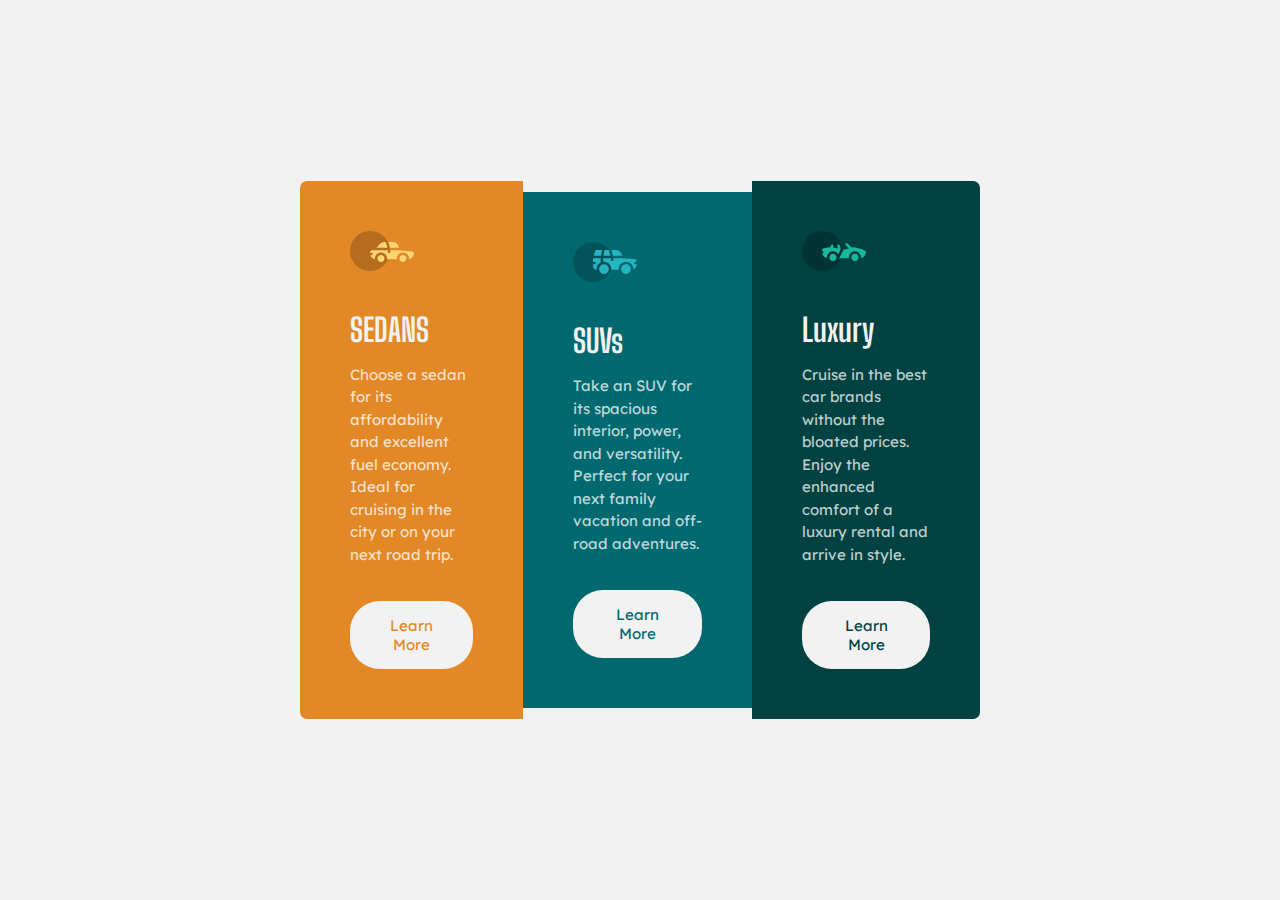
<file: 3-column-preview-card-component-main/index.html>
<!DOCTYPE html>
<html lang="en">
<head>
  <meta charset="UTF-8">
  <meta name="viewport" content="width=device-width, initial-scale=1.0"> <!-- displays site properly based on user's device -->

  <link rel="icon" type="image/png" sizes="32x32" href="./images/favicon-32x32.png">
  
  <title>Frontend Mentor | 3-column preview card component</title>

  <!-- Feel free to remove these styles or customise in your own stylesheet 👍 -->
  <style>
    .attribution { font-size: 11px; text-align: center; }
    .attribution a { color: hsl(228, 45%, 44%); }
  </style>
  <link rel="stylesheet" href="index.css"> 
  <link rel="preconnect" href="https://fonts.googleapis.com">
  <link rel="preconnect" href="https://fonts.gstatic.com" crossorigin>
  <link href="https://fonts.googleapis.com/css2?family=Big+Shoulders+Display:wght@700&family=Lexend+Deca&display=swap" rel="stylesheet">
</head>
<body>
  <div class="blocks firstBlock orange">
    <img src="images/icon-sedans.svg">
    <h1 class="bigShouldersFont">SEDANS</h2>
    <p class="lexendFont">Choose a sedan for its affordability and excellent fuel economy. Ideal for cruising in the city or on your next road trip.</p>
    <button class="txtOrange lexendFont">Learn More</button>
  </div>
  <div class="blocks cyan">
    <img src="images/icon-suvs.svg">
    <h1 class="bigShouldersFont">SUVs</h1>
    <p class="lexendFont">Take an SUV for its spacious interior, power, and versatility. Perfect for your next family vacation and off-road adventures.</p>
    <button class="txtCyan lexendFont">Learn More</button>
  </div> 
  <div class="blocks lastBlock darkCyan">
    <img src="images/icon-luxury.svg">
    <h1 class="bigShouldersFont">Luxury</h1>
    <p class="lexendFont">  Cruise in the best car brands without the bloated prices. Enjoy the enhanced comfort of a luxury rental and arrive in style.</p>
    <button class="txtDarkCyan lexendFont">Learn More</button>
  </div>
 

  <!-- attribution -->
  <div class="attribution">
    Challenge by <a href="https://www.frontendmentor.io?ref=challenge" target="_blank">Frontend Mentor</a>. 
    Coded by <a href="#">Your Name Here</a>.
  </div>
</body>
</html>
</file>
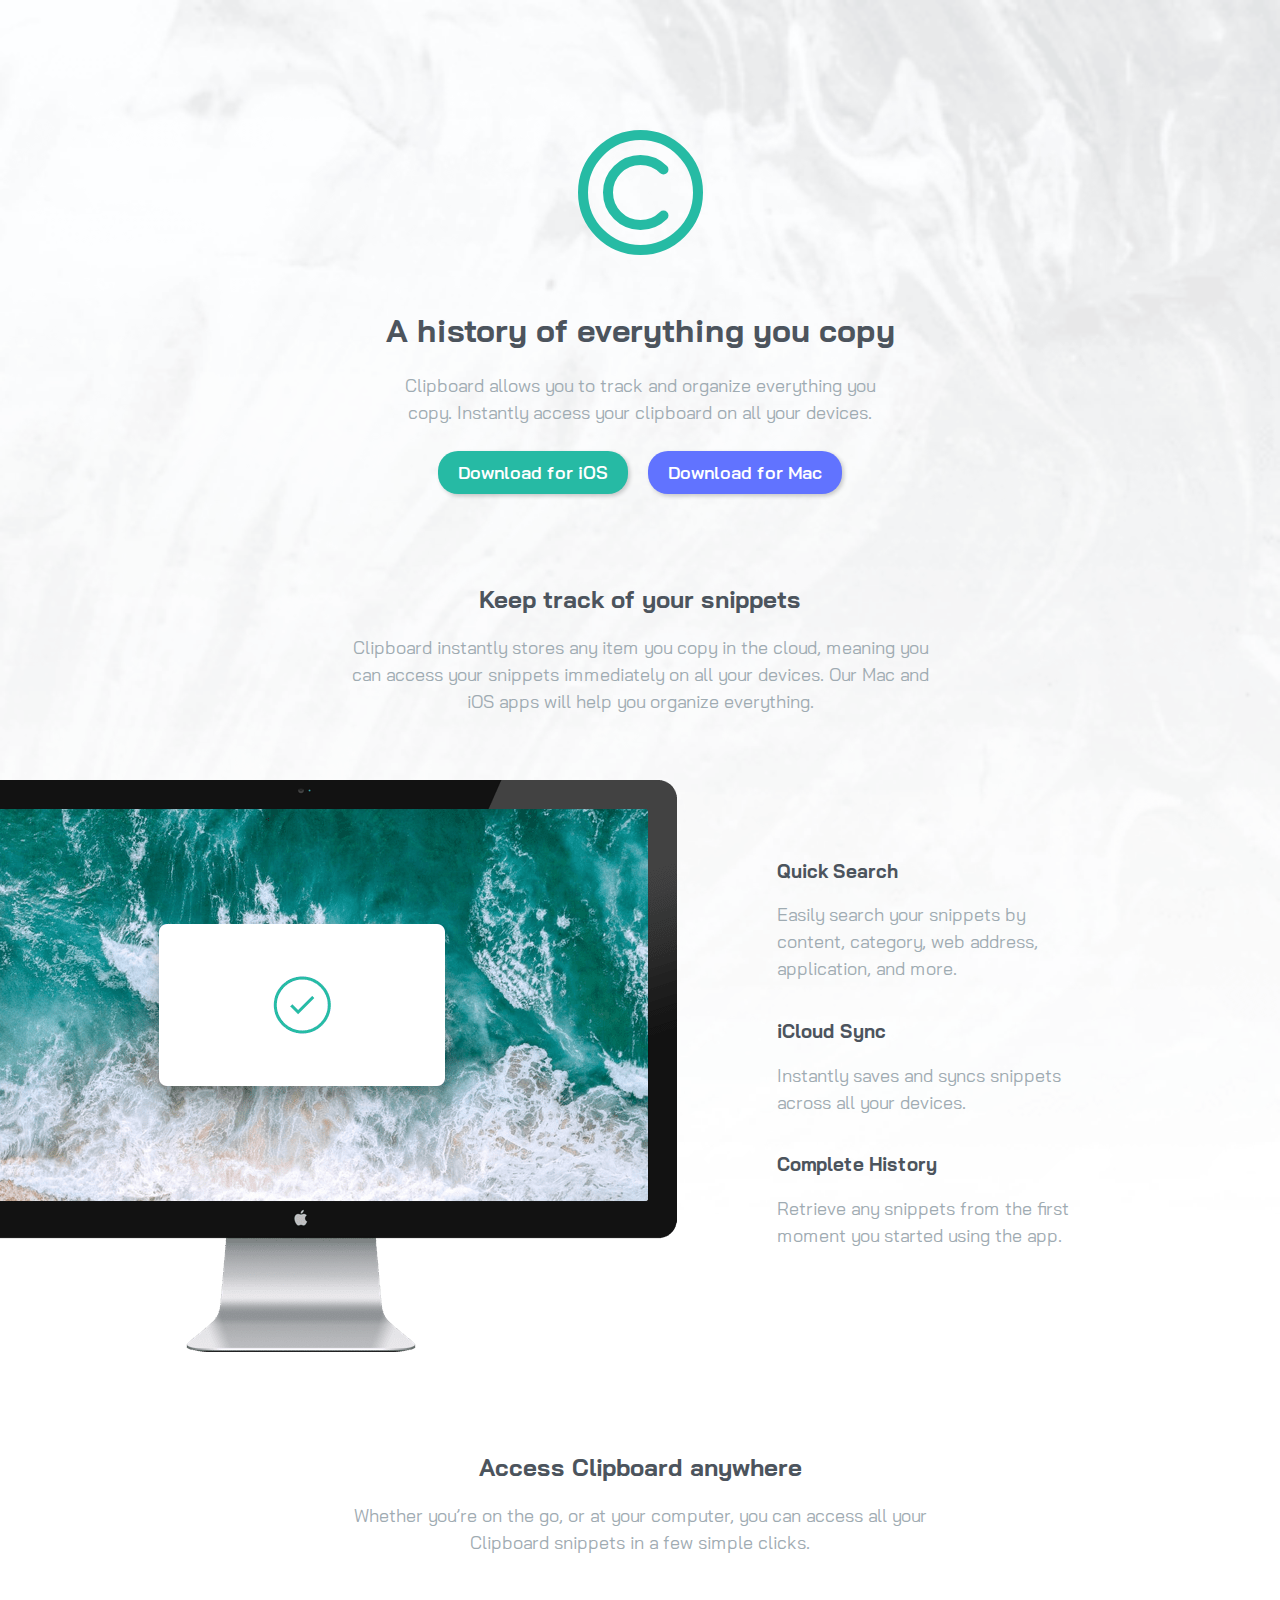
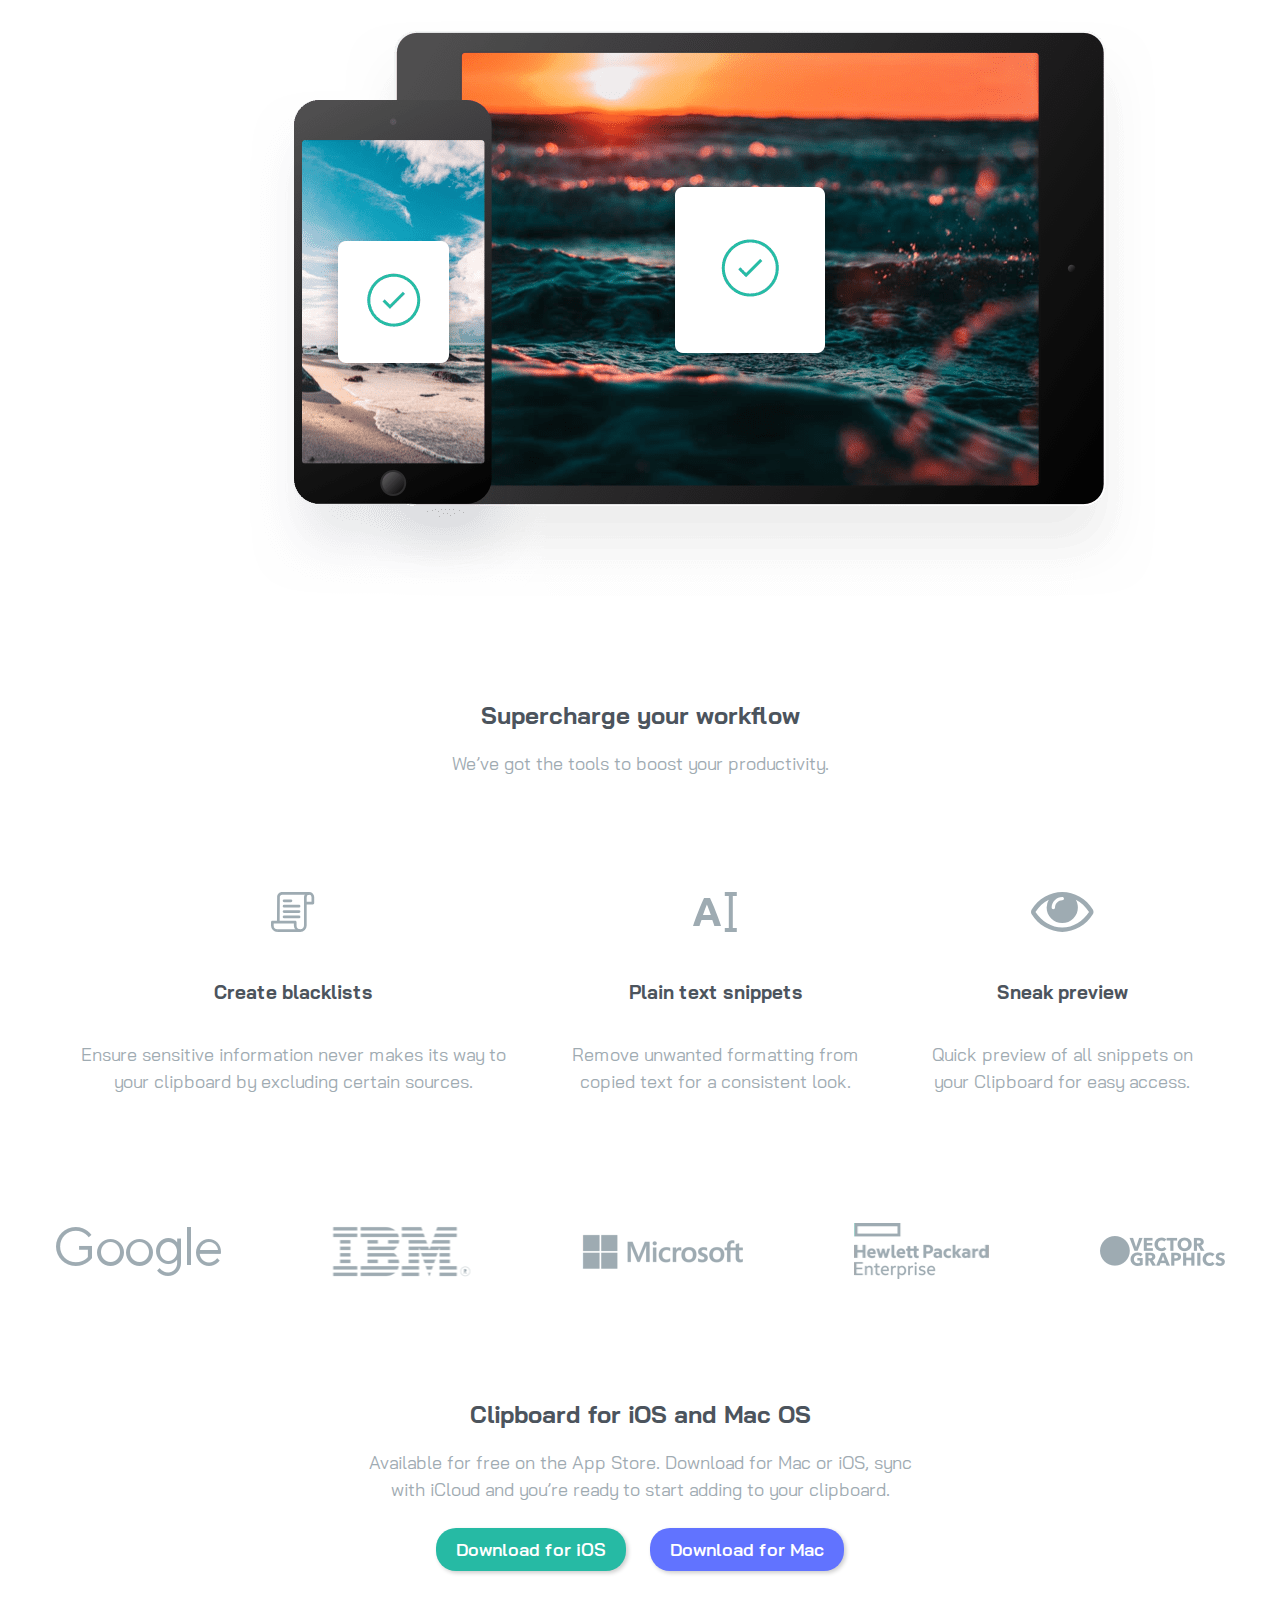
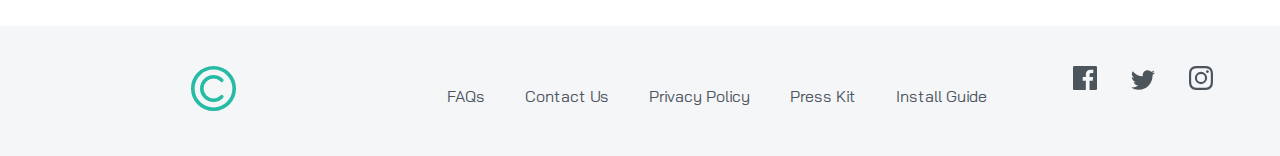
<file: clipboard-landing-page-master/index.html>
<!DOCTYPE html>
<html lang="en">
<head>
  <meta charset="UTF-8">
  <meta name="viewport" content="width=device-width, initial-scale=1.0"> <!-- displays site properly based on user's device -->

  <link rel="icon" type="image/png" sizes="32x32" href="./images/favicon-32x32.png">
  
  <title>Frontend Mentor | Clipboard landing page</title>

  <link rel="stylesheet" href="style.css">
  <link rel="preconnect" href="https://fonts.googleapis.com">
  <link rel="preconnect" href="https://fonts.gstatic.com" crossorigin>
  <link href="https://fonts.googleapis.com/css2?family=Bai+Jamjuree:wght@400;600&display=swap" rel="stylesheet">
</head>
<body class="typeView">
  <header>
    <div class="logo">
      <img src="images/logo.svg"/>
    </div>
    <div>
      <h1>A history of everything you copy</h1>
      <p class="grayBlue mainParagraphs">Clipboard allows you to track and organize everything you 
        copy. Instantly access your clipboard on all your devices.</p>
    </div>
    <div class="center">
      <button class="greenButton shadow">Download for iOS</button>
      <button class="blueButton shadow">Download for Mac</button>
    </div>
  </header>
  <main>
    <div>
      <h2>Keep track of your snippets</h2>
      <p class="mainParagraphs">Clipboard instantly stores any item you copy in the cloud, 
        meaning you can access your snippets immediately on all your 
        devices. Our Mac and iOS apps will help you organize everything.
      </p>
    </div>
    <div>
      <div class="rowSection">
        <img class="mainImages computerImg" src="images/image-computer.png"/>
        <div class="columnSection">
          <div class="snippets">
            <h3>Quick Search</h3>
            <p>Easily search your snippets by content, category, web address, application, and more.</p>
          </div>
          <div class="snippets">
            <h3>iCloud Sync</h3>
            <p>Instantly saves and syncs snippets across all your devices.</p>
          </div>
          <div class="snippets">
            <h3>Complete History</h3>
            <p>Retrieve any snippets from the first moment you started using the app.</p>
          </div>
        </div>
      </div>
    </div>
    <div>
      <div>
        <h2>Access Clipboard anywhere</h2>
        <p class="mainParagraphs">Whether you’re on the go, or at your computer, you can access all your Clipboard snippets in a few simple clicks.</p>
      </div>
    </div>
    <div>
      <img class="mainImages mainImg-desktop desktop-tablet" src="images/image-devices.png">
    </div>
    <div>
      <h2>Supercharge your workflow</h2>
      <p class="marginBottom">We’ve got the tools to boost your productivity.</p>
    </div>
    <div class="spaceBetween rowSection iconSpacing">
      <div class="snippet-col">
        <img class="iconImg" src="images/icon-blacklist.svg"/>
        <h3>Create blacklists</h3>
        <p>Ensure sensitive information never makes its way to your clipboard by excluding certain sources.</p>
      </div>
      <div class="snippet-col">
        <img class="iconImg" src="images/icon-text.svg"/>
        <h3>Plain text snippets</h3>
        <p>Remove unwanted formatting from copied text for a consistent look.</p>
      </div>
      <div class="snippet-col">
        <img class="iconImg" src="images/icon-preview.svg"/>
        <h3>Sneak preview</h3>
        <p>Quick preview of all snippets on your Clipboard for easy access.</p>
      </div>
    </div>
    <div class="center connections">
      <img class="spaceBetween" src="images/logo-google.png"/>
      <img class="spaceBetween" src="images/logo-ibm.png"/>
      <img class="spaceBetween" src="images/logo-microsoft.png"/>
      <img class="spaceBetween" src="images/logo-hp.png"/>
      <img class="spaceBetween" src="images/logo-vector-graphics.png"/>
    </div>
    <div>
      <h2>Clipboard for iOS and Mac OS</h2>

      <p class="mainParagraphs">Available for free on the App Store. Download for Mac or iOS, sync with iCloud and you’re ready to start adding to your clipboard. </p>
    </div>
    <div class="marginBottom">
      <button class="greenButton shadow">Download for iOS</button>
      <button class="blueButton shadow">Download for Mac</button>
    </div>
  </main>
  <footer>
    <p class="attribution">
      Challenge by <a href="https://www.frontendmentor.io?ref=challenge" target="_blank">Frontend Mentor</a>. 
      Coded by <a href="#">Your Name Here</a>.
    </p>

    <div class="center spaceBetween footerWrap">
      <div class="leftFooter">
        <img class="smallLogo" src="images/logo.svg"/>
      </div>
      <div class="middleFooter">
        <div class="list">
          <a href="#">FAQs</a>
          <a href="#">Contact Us</a>
          <a href="#">Privacy Policy</a>
          <a href="#">Press Kit</a>
          <a href="#">Install Guide</a>
        </div>
      <div>
    </div>
    <div class="marginBottomFooter rightFooter">
      <img class="spaceSide" src="images/icon-facebook.svg"/>
      <img class="spaceSide" src="images/icon-twitter.svg"/>
      <img class="spaceSide" src="images/icon-instagram.svg"/>
    </div>
   </footer>
</body>
</html>
</file>
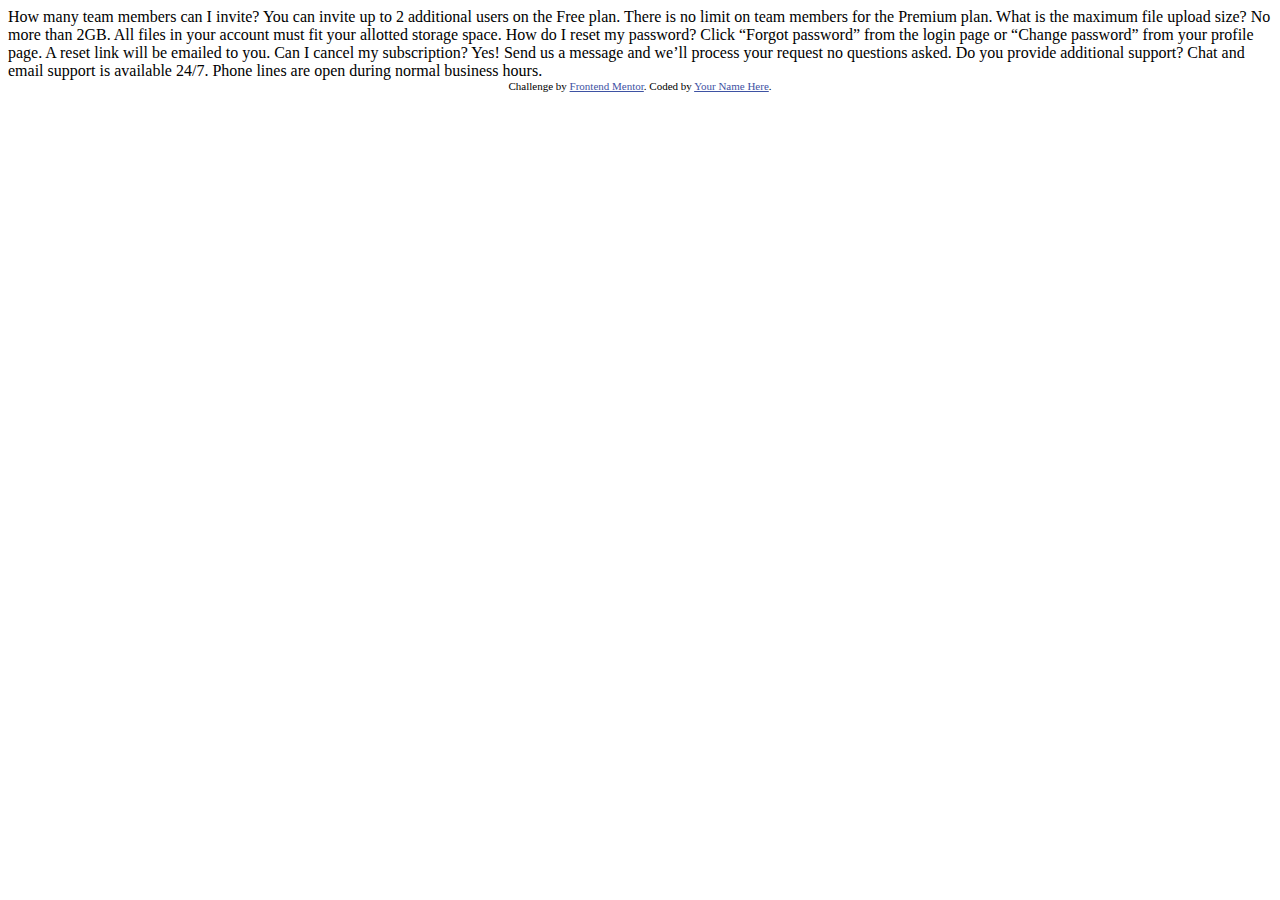
<file: faq-accordion-card-main/index.html>
<!DOCTYPE html>
<html lang="en">
<head>
  <meta charset="UTF-8">
  <meta name="viewport" content="width=device-width, initial-scale=1.0"> <!-- displays site properly based on user's device -->

  <link rel="icon" type="image/png" sizes="32x32" href="./images/favicon-32x32.png">
  
  <title>Frontend Mentor | FAQ Accordion Card</title>

  <!-- Feel free to remove these styles or customise in your own stylesheet 👍 -->
  <style>
    .attribution { font-size: 11px; text-align: center; }
    .attribution a { color: hsl(228, 45%, 44%); }
  </style>
</head>
<body>
  How many team members can I invite?
  You can invite up to 2 additional users on the Free plan. There is no limit on 
  team members for the Premium plan.

  What is the maximum file upload size?
  No more than 2GB. All files in your account must fit your allotted storage space.

  How do I reset my password?
  Click “Forgot password” from the login page or “Change password” from your profile page.
  A reset link will be emailed to you.

  Can I cancel my subscription?
  Yes! Send us a message and we’ll process your request no questions asked.

  Do you provide additional support?
  Chat and email support is available 24/7. Phone lines are open during normal business hours.

  <div class="attribution">
    Challenge by <a href="https://www.frontendmentor.io?ref=challenge" target="_blank">Frontend Mentor</a>. 
    Coded by <a href="#">Your Name Here</a>.
  </div>
</body>
</html>
</file>
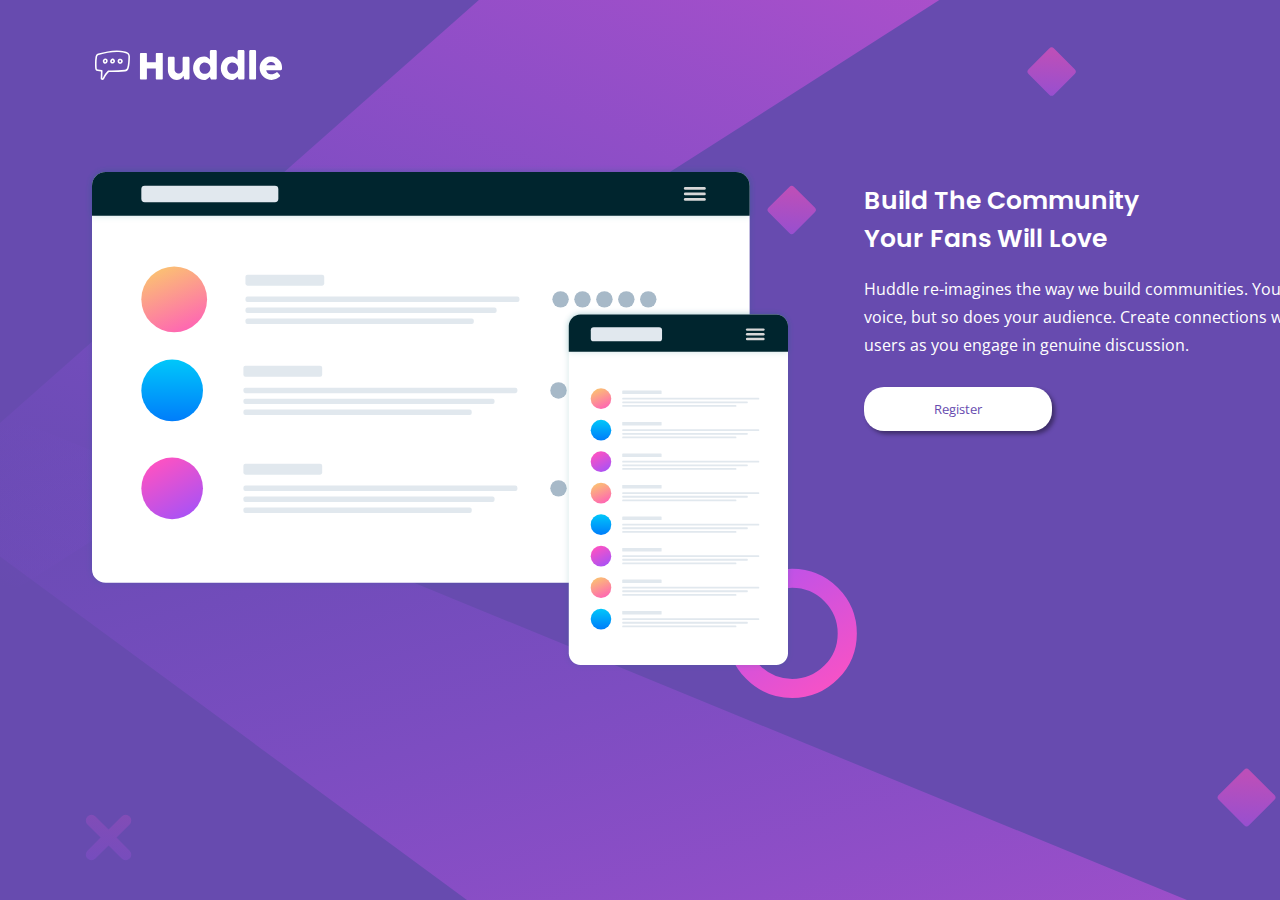
<file: huddle-landing-page-with-single-introductory-section-master/index.html>
<!DOCTYPE html>
<html lang="en">
<head>
  <meta charset="UTF-8">
  <meta name="viewport" content="width=device-width, initial-scale=1.0"> <!-- displays site properly based on user's device -->

  <link rel="icon" type="image/png" sizes="32x32" href="./images/favicon-32x32.png">
  
  <title>Frontend Mentor | Huddle landing page with single introductory section</title>

  <!-- Feel free to remove these styles or customise in your own stylesheet 👍 -->
  <style>
    .attribution { font-size: 11px; text-align: center; }
    .attribution a { color: hsl(228, 45%, 44%); }
  </style>
  <link rel="stylesheet" href="style.css">
  <link rel="preconnect" href="https://fonts.googleapis.com">
  <link rel="preconnect" href="https://fonts.gstatic.com" crossorigin>
  <link href="https://fonts.googleapis.com/css2?family=Open+Sans&family=Poppins:wght@400;600&display=swap" rel="stylesheet">
</head>
<body>
  <header>
    <img class="logo" src="images/logo.svg">
  </header>
  <main>
    <div class="mainBody ">
      <img class="main-image" src="images/illustration-mockups.svg"/>
    </div>
    <div class="mainBody-desktop">
      <div class="mainBody">
        <h1 class="textAlign bodyText">Build The Community Your Fans Will Love</h1>

        <p class="textAlign bodyText">Huddle re-imagines the way we build communities. You have a voice, but so does your audience. 
        Create connections with your users as you engage in genuine discussion.</p>

        <button>Register</button>
        <div class="textAlign icons-row">
          <img class="icons" src="images/facebook.svg">
          <img class="icons" src="images/instagram.svg">
          <img class="icons" src="images/pinterest.svg"> 
        </div>
      </div>
    </div>
  </main>
  <footer>

    <!-- attribution: display none -->
    <p class="attribution">
      Challenge by <a href="https://www.frontendmentor.io?ref=challenge" target="_blank">Frontend Mentor</a>. 
      Coded by <a href="#">Your Name Here</a>.
    </p>
  </footer>
</body>
</html>
</file>
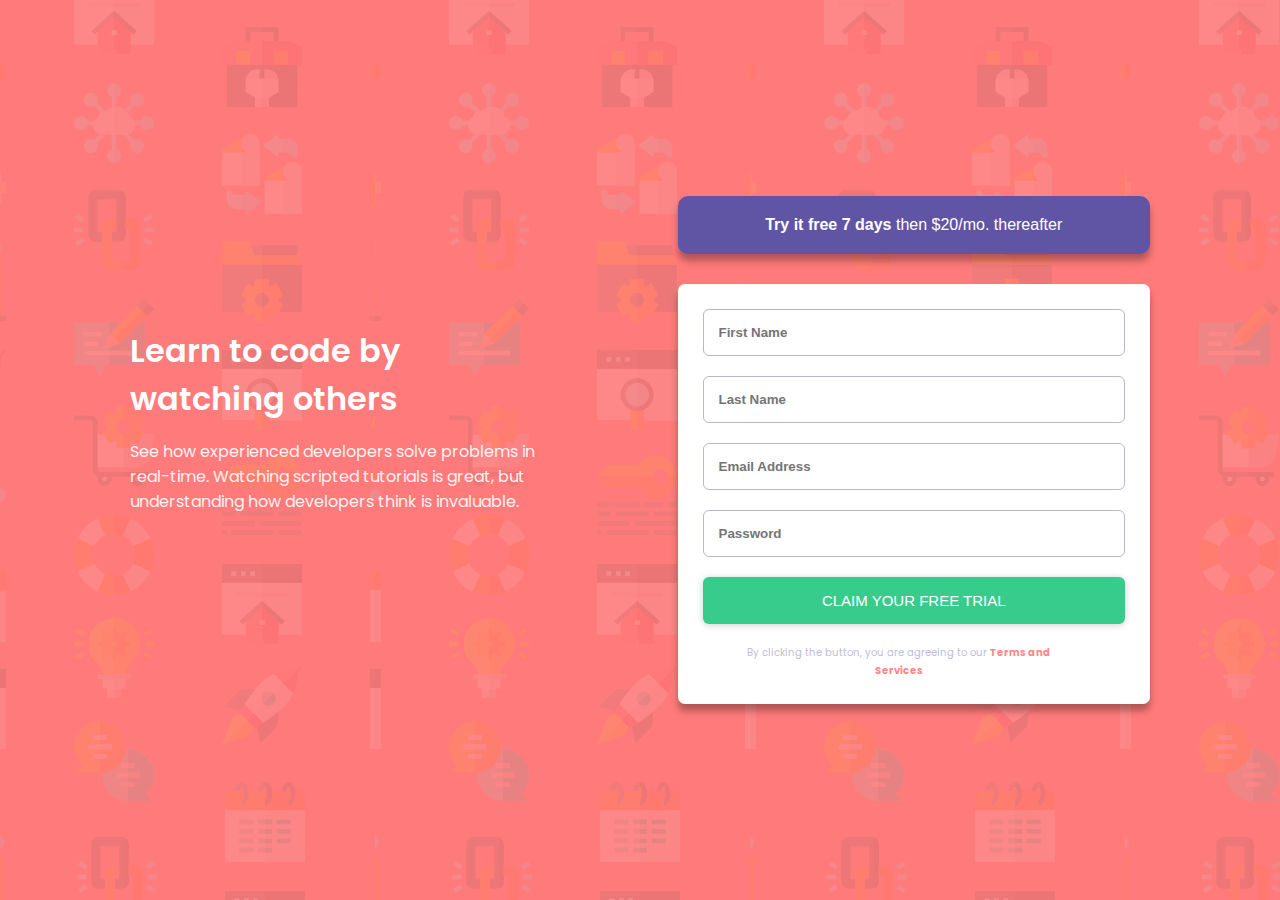
<file: intro-component-with-signup-form-master/index.html>
<!DOCTYPE html>
<html lang="en">
<head>
  <meta charset="UTF-8">
  <meta name="viewport" content="width=device-width, initial-scale=1.0"> <!-- displays site properly based on user's device -->

  <link rel="icon" type="image/png" sizes="32x32" href="./images/favicon-32x32.png">
  
  <title>Frontend Mentor | Intro component with sign up form</title>

  <!-- Feel free to remove these styles or customise in your own stylesheet 👍 -->
  <style>
    .attribution { font-size: 11px; text-align: center; }
    .attribution a { color: hsl(228, 45%, 44%); }
  </style>

  <link rel="stylesheet" href="styles.css">
  <link rel="preconnect" href="https://fonts.googleapis.com">
  <link rel="preconnect" href="https://fonts.gstatic.com" crossorigin>
  <link href="https://fonts.googleapis.com/css2?family=Poppins:wght@400;500;600;700&display=swap" rel="stylesheet">
</head>
<body>
  <main>
    <div class="mainWide">
      <h1>Learn to code by watching others</h1>

      <p>See how experienced developers solve problems in real-time. Watching scripted tutorials is great, 
      but understanding how developers think is invaluable.</p>
    </div>
    <div class="displayWide">
      <button class="shadow"><span>Try it free 7 days</span> then $20/mo. thereafter</button>
      <form class="shadow">
        <input class ="formInput" type="text" placeholder="First Name"> 
        <input class ="formInput" type="text" placeholder="Last Name"> 
        <input class ="formInput" type="email" placeholder="Email Address"> 
        <input class ="formInput" type="password" placeholder="Password"> 
        <input class="formSubmit" type="submit" value="CLAIM YOUR FREE TRIAL">
        <p class="grayblue">By clicking the button, you are agreeing to our <span class="red">Terms and Services</span></p>
      </form>
    </div>
  </main>
  <footer>
    <p class="attribution">
      Challenge by <a href="https://www.frontendmentor.io?ref=challenge" target="_blank">Frontend Mentor</a>. 
      Coded by <a href="#">Your Name Here</a>.
    </p>
  </footer>
</body>
</html>
</file>
<file: 3-column-preview-card-component-main/index.css>
body {
    display: flex; 
    flex-direction: column;
    margin: 0; 
    background-color: hsla(0, 0%, 95%);
}

h1 {
    margin: 0; 
    color: hsla(0, 0%, 95%); 
}

p {
    font-size: 15px; 
    color: hsla(0, 0%, 100%, 0.75); 
    line-height: 1.5; 
}

.blocks {
    display: flex; 
    flex-direction: column;
    align-items: flex-start;
    padding: 50px; 
    margin: 0 30px; 
}

.firstBlock {
    border-top-right-radius: 7px; 
    border-top-left-radius: 7px; 
    margin-top: 100px;
}

.lastBlock {
    border-bottom-right-radius: 7px;
    border-bottom-left-radius: 7px; 
    margin-bottom: 100px; 
}

/* icons & buttons */
img  {
    margin-bottom: 40px; 
}

button {
    background-color: hsla(0, 0%, 95%);
    border: none; 
    border-radius: 30px; 
    font-size: 15px; 
    height: auto; 
    width: auto; 
    padding: 15px 30px; 
    margin-top: 20px; 
}

button:hover {
    background-color: transparent; 
    color:hsla(0, 0%, 100%, 0.75); 
    border: 2px solid white; 
}
/* font family */
.lexendFont {   
    font-family: 'Lexend Deca', sans-serif;
}

.bigShouldersFont {
    font-family: 'Big Shoulders Display', sans-serif;
}

/* colors */
.orange {
    background-color: hsl(31, 77%, 52%); 
}
.cyan {
    background-color: hsl(184, 100%, 22%) ;
}
.darkCyan {
    background-color: hsl(179, 100%, 13%);
}

.txtOrange {
    color: hsl(31, 77%, 52%); 
}

.txtCyan {
    color: hsl(184, 100%, 22%) ;
}

.txtDarkCyan {
    color: hsl(179, 100%, 13%);
}
/* attribution */
.attribution {
    display: none; 
}

/* media queries */

@media screen and (min-width: 376px){
    body {
        height: 100vh; 
        display: flex; 
        flex-direction: row; 
        margin: 0; 
        justify-content: center;
        align-items: center;
    }

    .blocks {
        margin:0; 
        height: auto; 
    }
    
    .firstBlock{
        margin-left: 300px; 
        border-top-right-radius: 0px; 
        border-top-left-radius: 7px; 
        border-bottom-left-radius: 7px;
    }

    .lastBlock {
        margin-right: 300px; 
        border-bottom-right-radius: 7px;
        border-bottom-left-radius: 0px; 
        border-top-right-radius: 7px;
    }
}
</file>
<file: clipboard-landing-page-master/style.css>
body {
    margin: 0; 
    font-family: 'Bai Jamjuree', sans-serif;
    background-image: url('images/bg-header-mobile.png'); 
    background-repeat: no-repeat;
    background-size: 100%; 
    height: 100vh; 
    width: 100vw; 
}

.typeView {
    display: flex; 
    flex-direction: column;
    justify-content: center;
    align-items: center;
    height: 100%; 
    width: 100%; 
}

/* sections */
header {
    display: flex;
    flex-direction:column;
    justify-content: center;
    align-items: center;
    text-align: center;
    padding: 0 25px; 
    color: hsl(210, 10%, 33%);
    margin: 30px;
}
main {
    padding: 0 25px; 
    display: flex;
    flex-direction:column;
    justify-content: center;
    align-items: center;
    text-align: center;
}
footer {
    background-color: rgb(245, 246, 248); 
    padding: 0 25px; 
    display: flex;
    flex-direction:column;
    justify-content: center;
    align-items: center;
    text-align: center;
    width: 100%; 
}

/* tags */
p {
    font-size: 18px; 
    color:hsl(201, 11%, 66%);
    line-height: 1.5;  
    width: auto;
}
h2 {
    color:hsl(210, 10%, 33%);
    padding: 0 30px; 
    margin-top: 100px; 
}

h3 {
    color: hsl(210, 10%, 33%); 

    
}
/* centering & spacing*/
.center{
    display:flex; 
    flex-direction: column;
    justify-content: center;
    align-items: center;
    width: 100%; 
}

.spaceBetween {
    margin: 40px 0; 
}
.marginBottom {
    margin-bottom: 45px; 
}

.marginBottomFooter {
    margin-bottom: 45px; 
}
.spaceSide {
    margin: 0 15px; 
}
/* links buttons images */
a {
    text-decoration: none;
    color: hsl(210, 10%, 33%); 
    padding: 20px 0; 
}

a:hover {
    color: hsl(171, 66%, 44%); 
}

.mainImages {
    max-width: 100%; 
    height: auto; 
    margin: 50px 0; 
}

.iconImg {
    margin: 30px; 
}

.logo {
    padding-top: 100px;
    padding-bottom: 30px; 
}

.smallLogo {
    height: 30px;
    width: 30px; 
    padding-bottom: 20px;
}
button {
    margin: 10px; 
}

.greenButton {
    background-color:hsl(171, 66%, 44%);
    color:white;
    border-radius: 20px; 
    border: none; 
    height: auto; 
    width: 100%; 
    font-family: 'Bai Jamjuree', sans-serif;
    font-size: 18px; 
    font-weight: 600; 
    padding: 10px; 
}

.blueButton {
    background-color:hsl(233, 100%, 69%);
    color:white;
    border-radius: 20px; 
    border: none; 
    height: auto; 
    width: 100%; 
    font-family: 'Bai Jamjuree', sans-serif;
    font-size: 18px; 
    font-weight: 600; 
    padding: 10px; 
}
/* colors & shadows*/

.grayBlue {
    color: hsl(201, 11%, 66%); 
}

.shadow {
    box-shadow: 2px 2px 4px rgba(0, 0, 0, 0.2);
}
/* attribution */

.attribution {
    display: none; 
}


/* media query */

@media screen and (min-width: 376px){
    
    body {
        overflow-x: hidden; 
    }

    main {
        display: flex;
        flex-direction:column;
        justify-content: center;
        align-items: center;
        text-align: center;
        padding: 0; 
    }
    .center {
        display: flex;
        flex-direction: row;    
    }

    .greenButton {
        width: auto; 
        padding: 10px 20px; 
    }
    .blueButton {
        width: auto; 
        padding: 10px 20px; 
    }

    .mainParagraphs {
        margin: 15px 350px; 
    }

    .rowSection {
        display: flex; 
        flex-direction: row;
        width: auto;
    }

    .columnSection {
        display: flex; 
        flex-direction: column;
        text-align: start;
        margin-top: 50px; 
        padding: 60px 200px 60px 100px; ; 
    }

    .mainImg-desktop {
        padding-right:300px; 
        width: 120%;
    }

    h2 {
        margin-top: 50px; 
    }

    .desktop-tablet {
        padding: 0 250px; 
        width: auto;  
    }

    .snippet-col {
        display: flex; 
        flex-direction: column; 
        justify-content: center;
        align-items: center;
        padding: 0 20px; 
    }

    .iconImg {
        height: 40px;
        width: auto;
    }
    
    .iconSpacing {
        margin-left: 50px; 
        margin-right: 50px; 
    }
    .connections {
        display: flex; 
        justify-content: space-around;
        padding: 30px 50px; 
    }

    footer {
        width: 100%; 
    }

    .smallLogo {
        height: 45px; 
        width: auto; 
        padding-bottom: 0; ;
    }
    
    .footerWrap {
        display: flex; 
        flex-direction: row;
        flex-wrap: wrap; 
    }

    .leftFooter {
        flex:1; 
    }
    .middleFooter {
        display: flex;
        justify-content: space-between; 
        flex: 2;
    }

    .rightFooter {
        flex:1; 
        justify-content: flex-end; 
    }

    .marginBottomFooter {
        margin-bottom: 0;
    }

    .list {
        display: flex; 
        flex-direction: column;
        align-items: flex-start;
        flex-wrap: wrap; 
        height: 50px; 
        width: auto;
    }

    a {
        padding: 20px; 
    }

    .computerImg {
       margin-left: -75px;  
    }
}
</file>
<file: huddle-landing-page-with-single-introductory-section-master/style.css>
body {
    margin: 0; 
    background-image: url('images/bg-mobile.svg'); 
    background-size: 100% 50%; 
    background-repeat: no-repeat; 
    background-color: hsl(257, 40%, 49%);
    font-family: 'Open Sans', sans-serif;
    color: white; 
    display: flex; 
    flex-direction: column;
    justify-content: center;
    height: 100vh; 
}

/* Main styles */
main {
    height: 100%; 
}

h1 {
    font-family: 'Poppins', sans-serif;
    font-weight: 600;
    font-size: 25px; 
}

p {
    font-weight: 400; 
    line-height: 1.75;
    font-size: 16px; 
    margin-top: 0;  
}

button {
    color: hsl(257, 40%, 49%); 
    background-color: white;
    font-family: 'Open Sans', sans-serif;
    border-radius: 20px; 
    padding: 13px 70px; 
    border: none; 
    width: auto; 
    height: auto;
    margin: 12px 50px;
    box-shadow: 3px 3px 4px rgba(0, 0, 0, 0.4); 
}

button:hover {
    background-color: hsl(300, 69%, 71%);
    color: white;
}

.icons-row {
    display: flex; 
    flex-direction: row; 
    justify-content: center;
    margin-top: 70px; 
}

/* alignment */
.mainBody {
    display: flex; 
    flex-direction: column; 
    justify-content: center;
    align-content: center;
    margin: 40px 35px; 
}
.textAlign {
    text-align: center;
}
/* images and icons */
.logo {
    height: 30px; 
    padding: 30px 0 20px 35px; 
}

.icons {
    height: 30px; 
    width: 30px; 
    filter:brightness(0) invert(1); 
    padding: 7px; 
}


/* attribution */
.attribution {
    display: none; 
}
/* media queries */
@media screen and (min-width:376px) {
    body {
        background-image: url('images/bg-desktop.svg');
        background-size: cover; 
        background-repeat:no-repeat;
        height: 100vh; 
    }
    header {
        padding-top: 10px; 
        margin-bottom: 50px; 
    }
    .logo {
        height: 50px; 
        margin-left: 50px; 
    }
    main {
        display: flex; 
        flex-direction: row; 
        margin: 0 50px; 
        height: 100%; 
    }

    .mainBody {
        flex: 1; 
        justify-content: flex-start; 
        margin-top: 0; 
    }


    .textAlign {
        text-align: start;
    }

    h1 {
        padding-right: 300px; 
    }

    p {
        padding-right: 100px; 
    }
    button {
        margin-left: 0; 
        margin-right: 400px; 
    }


    .icons-row {
        display: flex; 
        flex-direction: row; 
        justify-content: flex-end;
        margin-top: 200px; 
    }

    .icons {
        display: flex;
        flex-direction: row;
        padding: 5px; 
    }
    
    .mainBody-desktop {
        display: flex; 
        flex-direction: column; 
        flex:1;
    }

}
</file>
<file: intro-component-with-signup-form-master/styles.css>
body {
    margin: 0; 
    height: 100vh; 
    display: flex; 
    background-image: url('images/bg-intro-mobile.png'); 
    background-color: hsl(0, 100%, 74%);
    font-family: 'Poppins', sans-serif;
}

main {
    display: flex; 
    flex-direction: column; 
    align-items: center;
    text-align: center;
    margin: 60px 30px;  
}

p {
    font-size: 16px; 
    color: white; 
    opacity: .9; 
    margin-bottom: 60px; 
}

h1 {
    color: white; 
    font-weight: 600;
    padding: 0 20px;  
}

/* buttons & forms */
form {
    background-color: white;
    border-radius: 7px; 
    padding: 15px; 
    display: flex; 
    flex-direction: column; 
    justify-content: space-between;
    border: none; 
}

form > p {
    font-size: 10px;
    padding: 0 30px; 
    line-height: 1.75; 
    margin-bottom: 10px; 
}

.formInput {
    margin: 10px; 
    height: auto; 
    padding: 15px; 
    font-weight: 600;
    border: 1px solid hsl(246, 25%, 77%); 
    border-radius: 6px;
}

.formSubmit {
    background-color: hsl(154,59%,51%);
    border: none; 
    color: white; 
    padding: 15px; 
    margin: 10px; 
    border-radius: 6px; 
    font-size: 15px; 
    font-weight: 500; 
    box-shadow: 0px 1px 7px rgba(0, 0, 0, 0.2);
}
.red {
    color:hsl(0, 100%, 74%); 
}

.grayblue {
    color: hsl(246, 25%, 77%); 
}
span {
    font-weight: bold; 
}

button {
    background-color: hsl(248,32%,49%);
    width: auto; 
    height: auto; 
    padding: 15px 50px; 
    margin-bottom: 30px; 
    border-radius: 10px; 
    font-size: 16px; 
    color: white; 
    line-height: 1.75; 
    font-weight: 400; 
    border: none; 
}

.shadow {
    box-shadow: 0px 7px 7px rgba(0, 0, 0, 0.3);
}

.formSubmit:hover {
    opacity: .8; 
}
/* attribution */
.attribution {
    display: none; 
}
/* media queries */

@media screen and (min-width: 376px){

    main {
        flex-direction: row; 
        justify-content: center;
    }

    h1 {
        text-align: start;
        padding: 0 50px 0 0 ; 
        margin: 0; 
    }

    p {
        text-align: start;
        margin-right: 30px; 
    }

    .mainWide {
        margin-left: 100px; 
    }
    div {
        display: flex; 
        flex-direction: column; 
        flex: 1; 
        justify-content: center;
    }

    button {
        width: auto; 
        height: auto; 
    }

    .displayWide {
        margin-right: 100px; 
        padding-left: 75px; 
    }

    form > p {
        text-align: center; ;
    }
}
</file>
